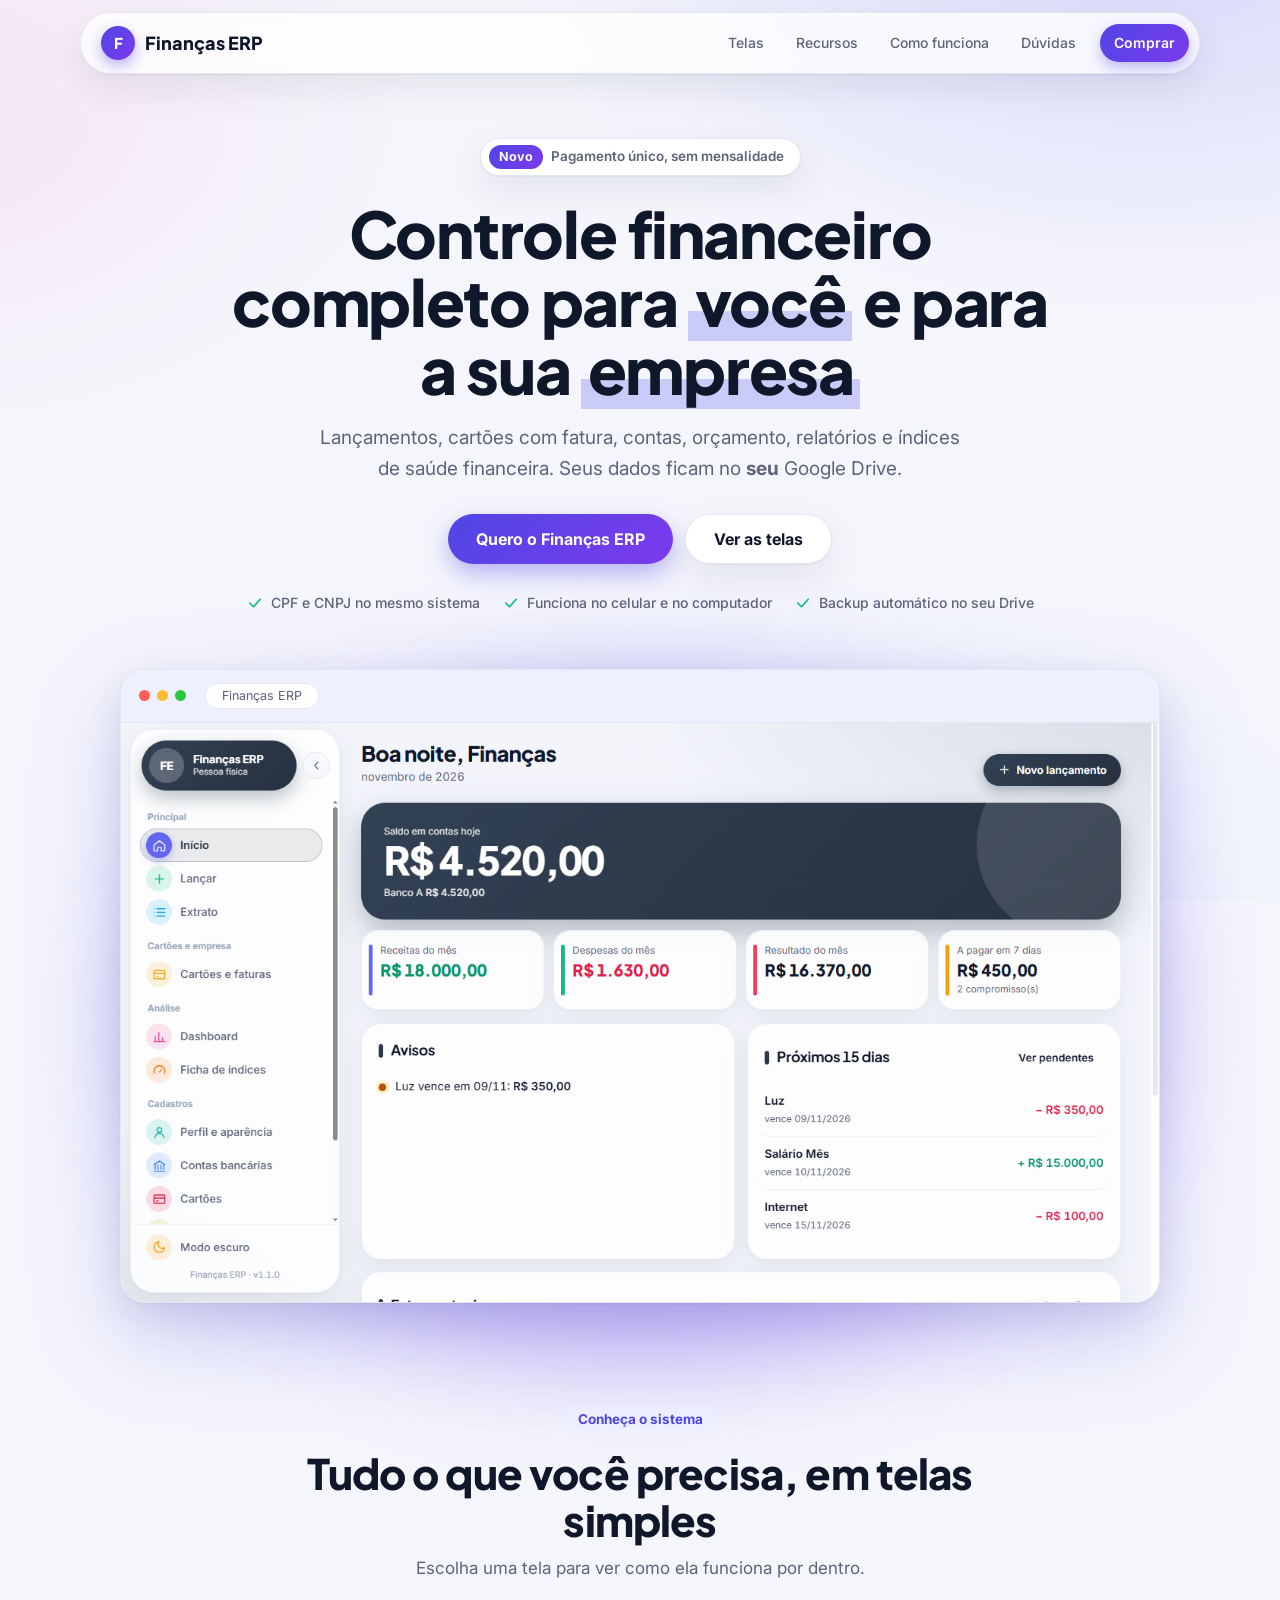
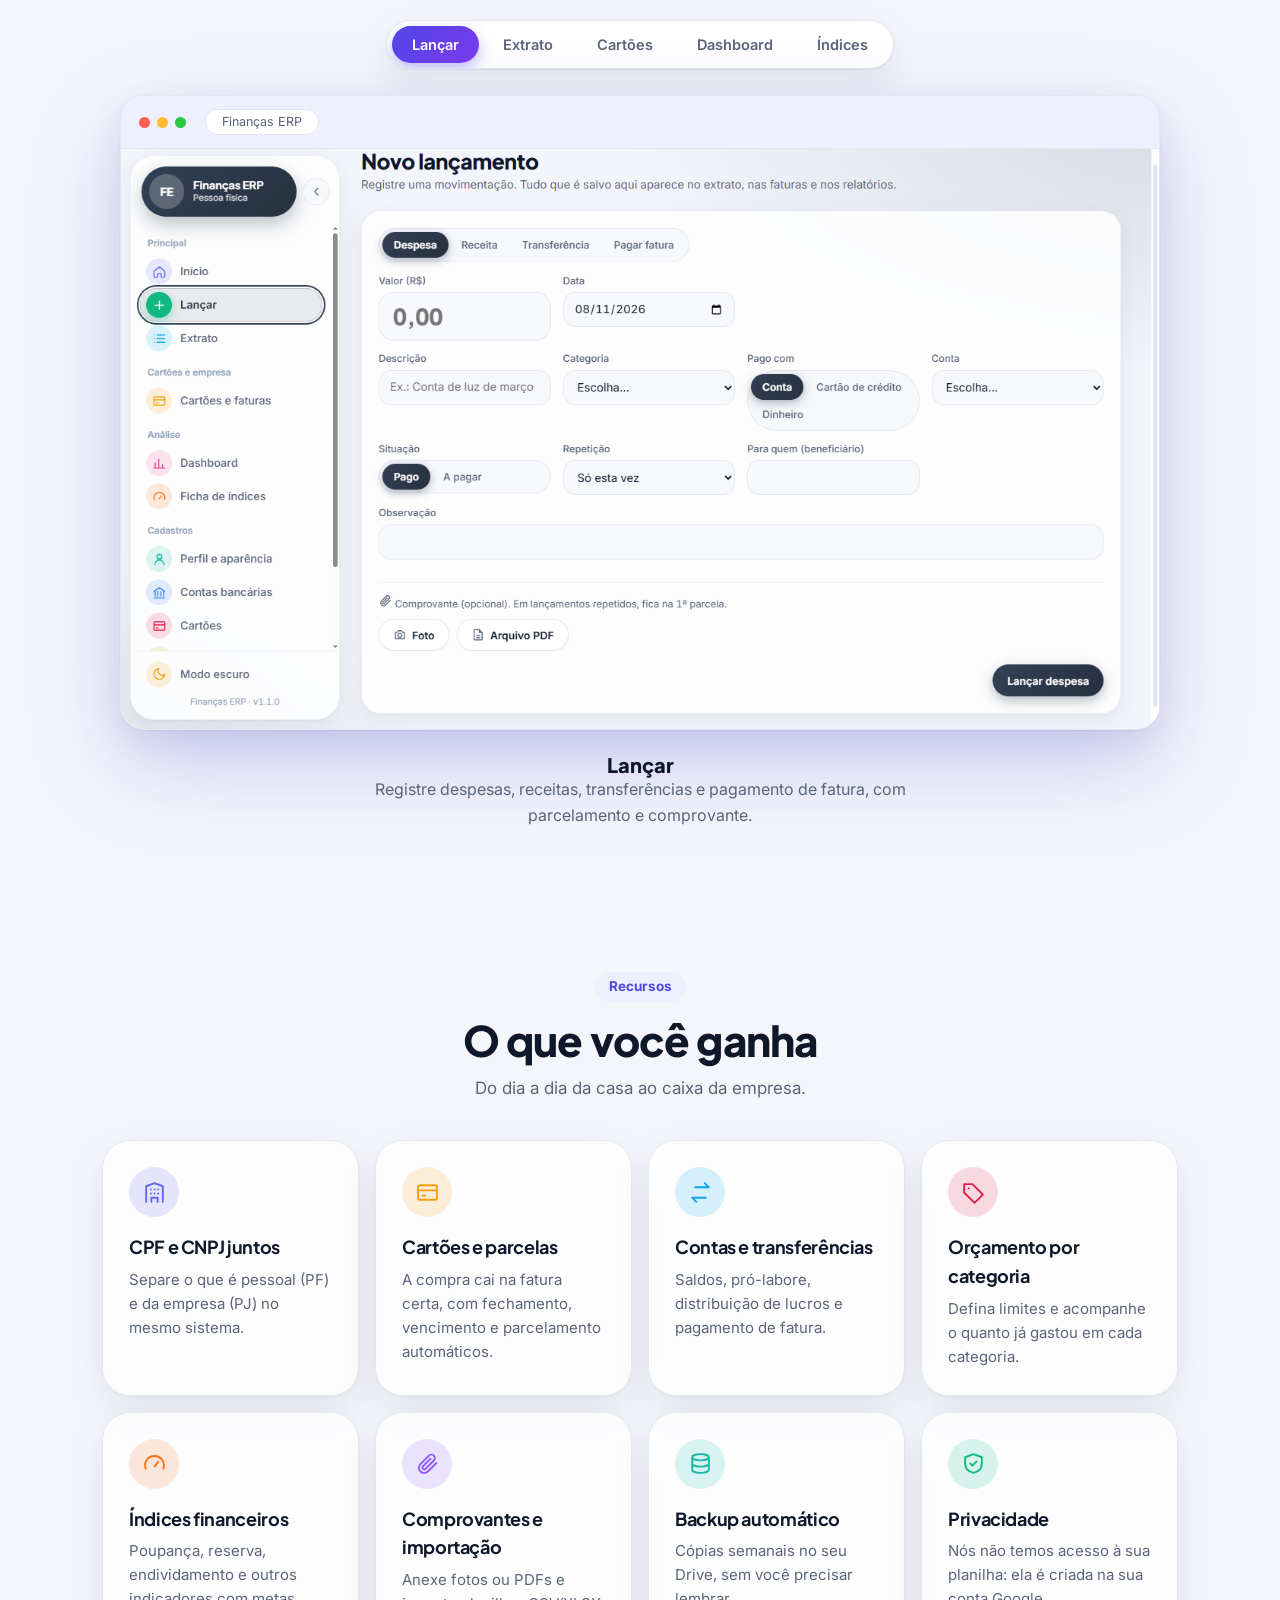
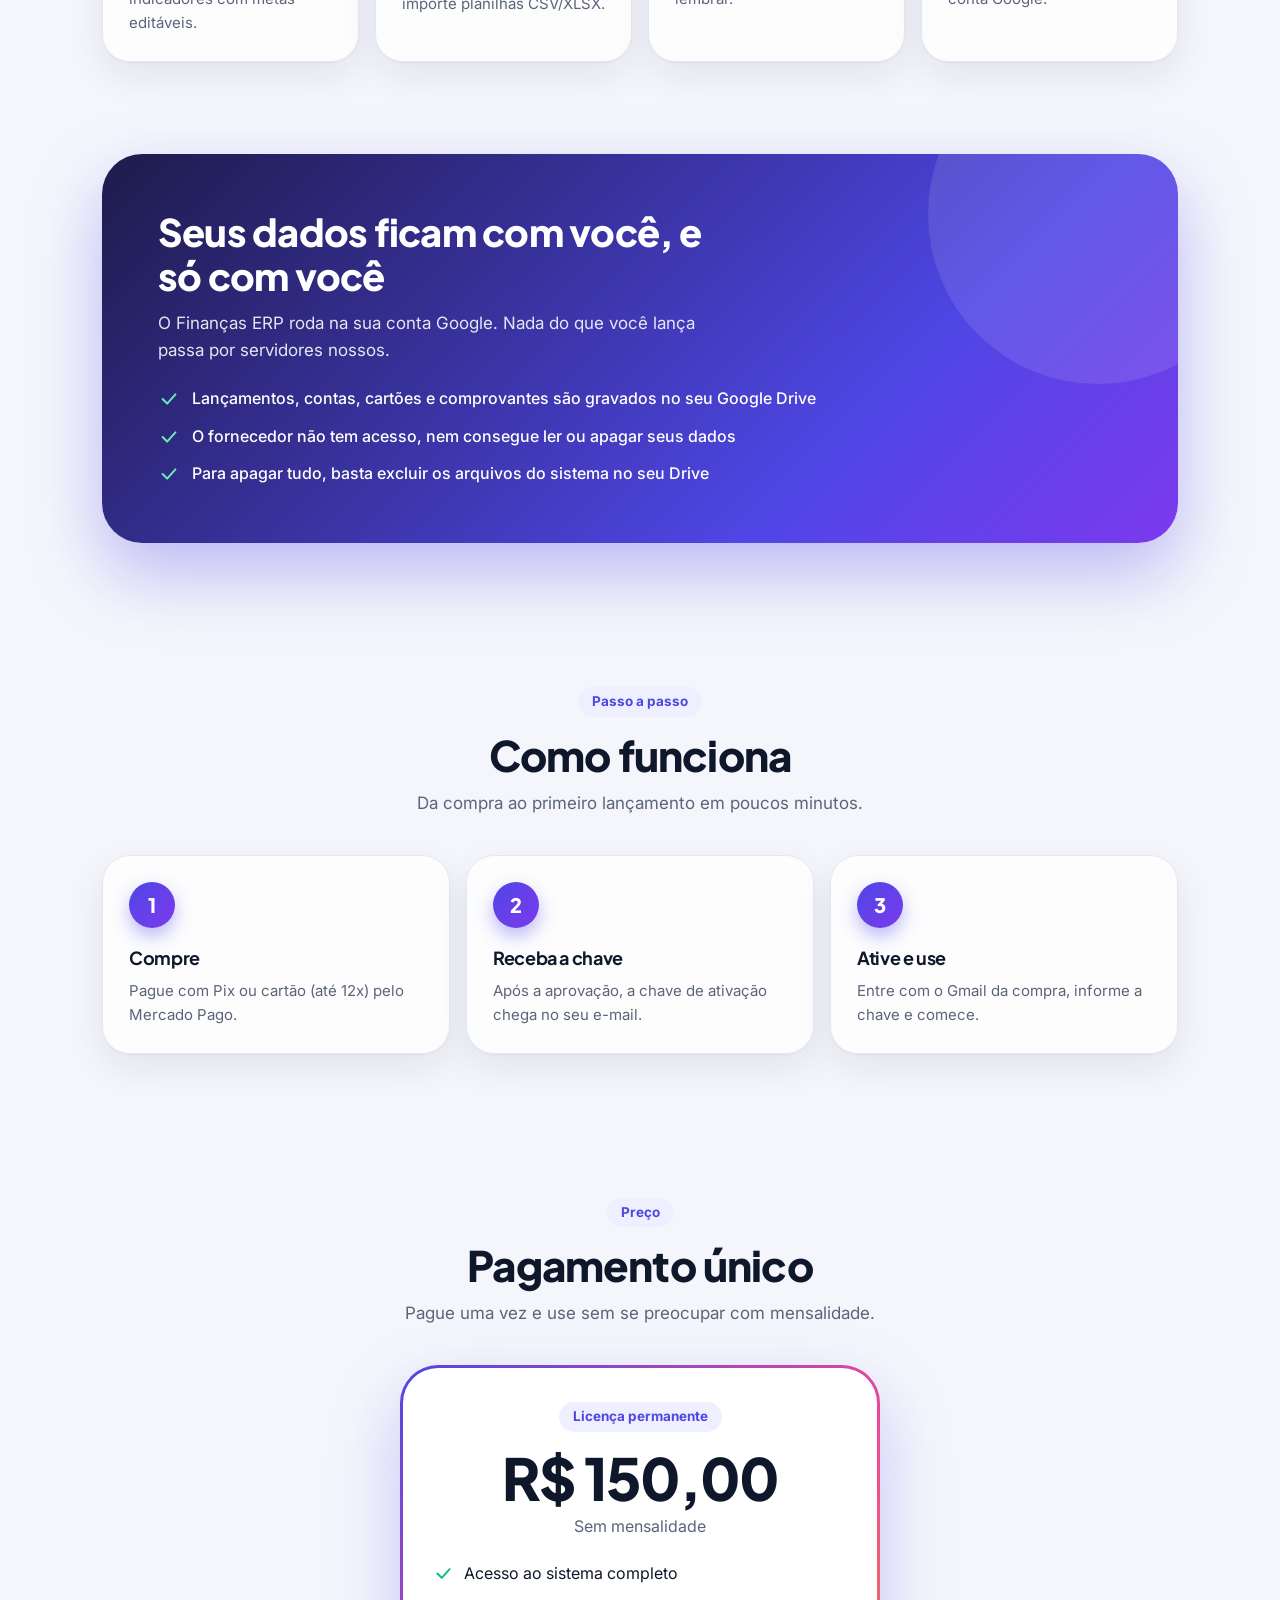
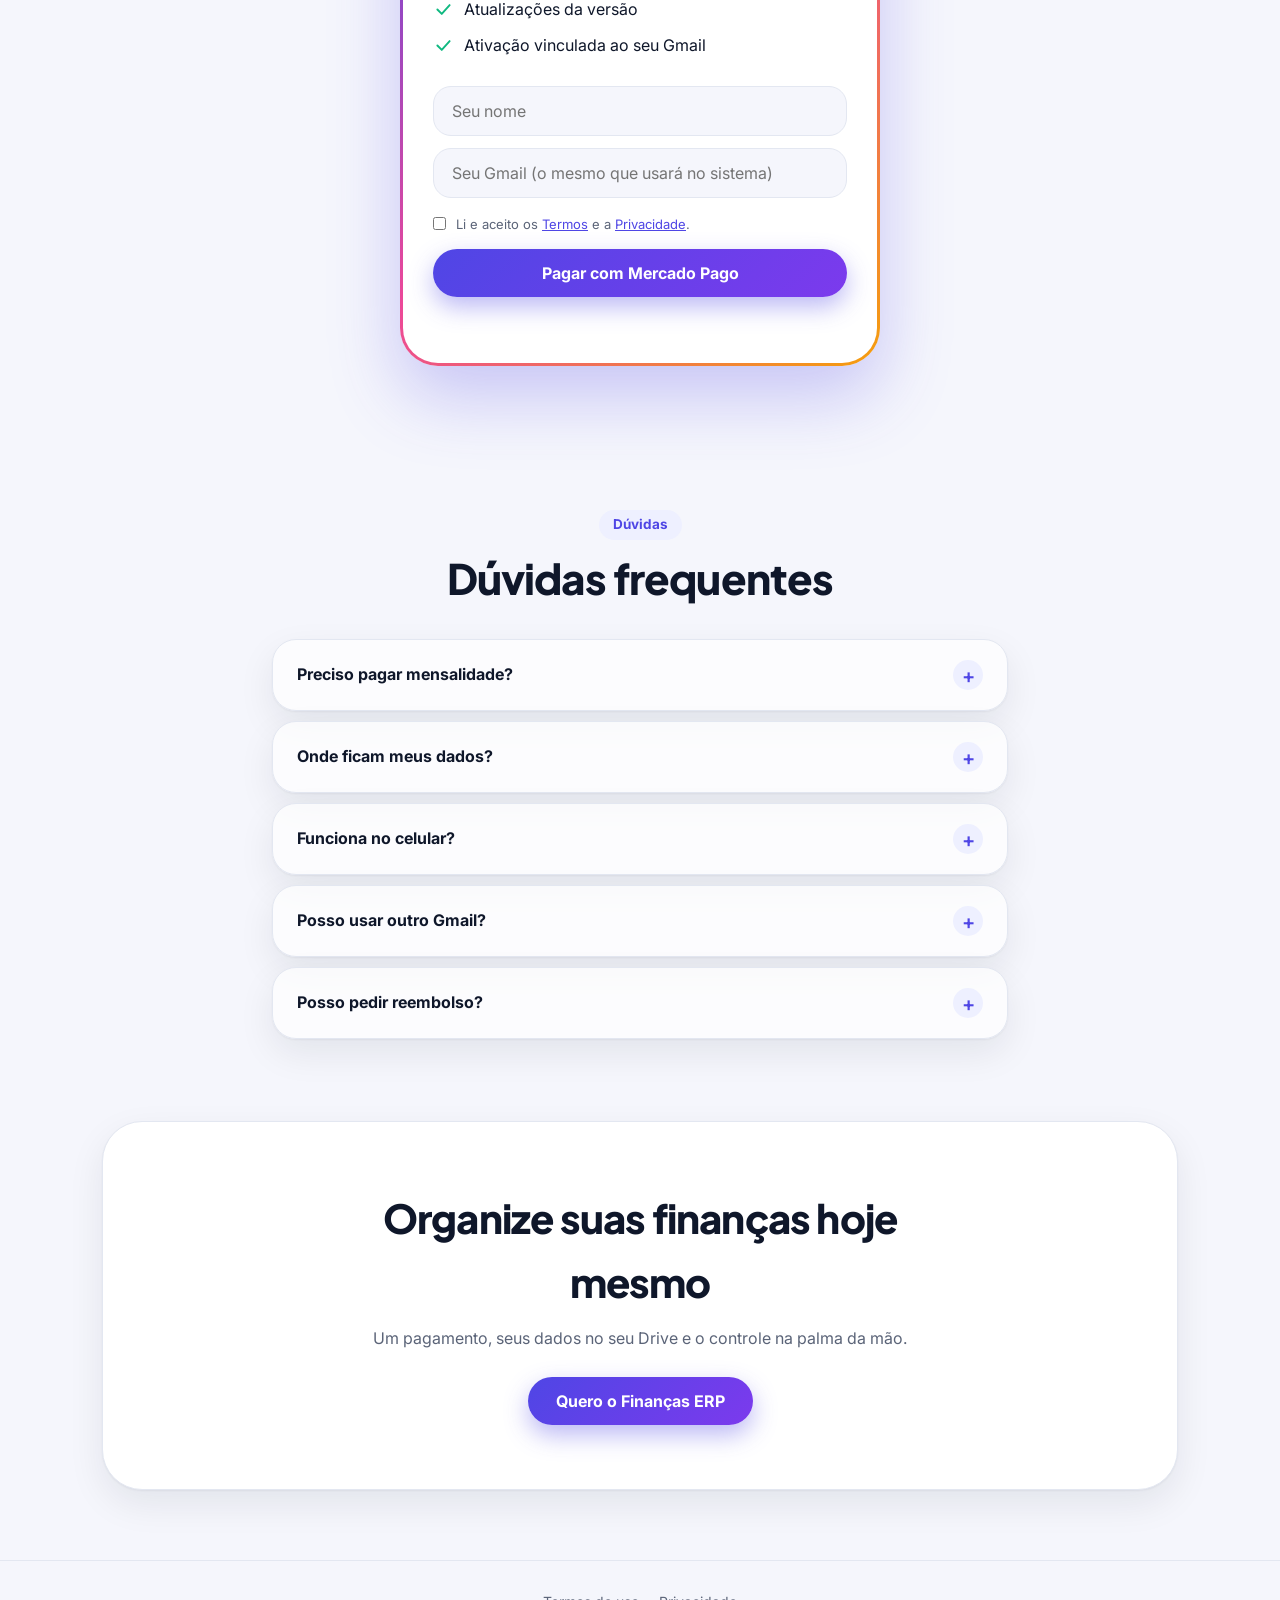
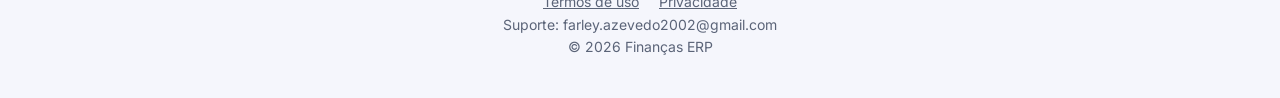
<file: index.html>
<!DOCTYPE html><html lang="pt-BR"><head><meta charset="utf-8">
<meta name="viewport" content="width=device-width,initial-scale=1">
<title>Finanças ERP — Controle financeiro para CPF e CNPJ</title>
<meta name="description" content="Sistema de finanças pessoais e empresariais no seu próprio Google Drive. Pagamento único, sem mensalidade.">
<meta name="theme-color" content="#4F46E5">
<link rel="preconnect" href="https://fonts.googleapis.com"><link rel="preconnect" href="https://fonts.gstatic.com" crossorigin>
<link href="https://fonts.googleapis.com/css2?family=Plus+Jakarta+Sans:wght@600;700;800&family=Inter:wght@400;500;600&display=swap" rel="stylesheet">
<link rel="stylesheet" href="style.css">
<script>document.documentElement.className='js'</script></head><body>
<svg width="0" height="0" style="position:absolute" aria-hidden="true"><defs>
<symbol id="i-ok" viewBox="0 0 24 24"><g fill="none" stroke="currentColor" stroke-width="2.2" stroke-linecap="round" stroke-linejoin="round"><path d="M5 12l5 5 9-10"/></g></symbol>
<symbol id="i-emp" viewBox="0 0 24 24"><g fill="none" stroke="currentColor" stroke-width="1.8" stroke-linecap="round" stroke-linejoin="round"><path d="M4 21V6l8-3 8 3v15M9 21v-4h6v4M8.5 9h.01M12 9h.01M15.5 9h.01M8.5 13h.01M12 13h.01M15.5 13h.01"/></g></symbol>
<symbol id="i-card" viewBox="0 0 24 24"><g fill="none" stroke="currentColor" stroke-width="1.8" stroke-linecap="round" stroke-linejoin="round"><path d="M3 6.5A1.5 1.5 0 0 1 4.5 5h15A1.5 1.5 0 0 1 21 6.5v11a1.5 1.5 0 0 1-1.5 1.5h-15A1.5 1.5 0 0 1 3 17.5zM3 10h18M7 15h3"/></g></symbol>
<symbol id="i-transf" viewBox="0 0 24 24"><g fill="none" stroke="currentColor" stroke-width="1.8" stroke-linecap="round" stroke-linejoin="round"><path d="M7 7h13l-4-4M17 17H4l4 4"/></g></symbol>
<symbol id="i-tag" viewBox="0 0 24 24"><g fill="none" stroke="currentColor" stroke-width="1.8" stroke-linecap="round" stroke-linejoin="round"><path d="M3 12V4h8l10 10-8 8zM7.5 8h.01"/></g></symbol>
<symbol id="i-gauge" viewBox="0 0 24 24"><g fill="none" stroke="currentColor" stroke-width="1.8" stroke-linecap="round" stroke-linejoin="round"><path d="M12 15l3.5-4.5M3.6 17a9 9 0 1 1 16.8 0"/></g></symbol>
<symbol id="i-clip" viewBox="0 0 24 24"><g fill="none" stroke="currentColor" stroke-width="1.8" stroke-linecap="round" stroke-linejoin="round"><path d="M20.5 11.5l-8.2 8.2a5 5 0 0 1-7.1-7.1l8.2-8.2a3.3 3.3 0 0 1 4.7 4.7l-8.2 8.2a1.7 1.7 0 0 1-2.4-2.4l7.5-7.5"/></g></symbol>
<symbol id="i-db" viewBox="0 0 24 24"><g fill="none" stroke="currentColor" stroke-width="1.8" stroke-linecap="round" stroke-linejoin="round"><path d="M12 3c4.4 0 8 1.3 8 3s-3.6 3-8 3-8-1.3-8-3 3.6-3 8-3zM4 6v6c0 1.7 3.6 3 8 3s8-1.3 8-3V6M4 12v6c0 1.7 3.6 3 8 3s8-1.3 8-3v-6"/></g></symbol>
<symbol id="i-shield" viewBox="0 0 24 24"><g fill="none" stroke="currentColor" stroke-width="1.8" stroke-linecap="round" stroke-linejoin="round"><path d="M12 3l8 3v6c0 5-3.4 8-8 9-4.6-1-8-4-8-9V6zM9 12l2 2 4-4"/></g></symbol>
</defs></svg>

<header><div class="w"><a class="logo" href="#" aria-label="Finanças ERP"><i>F</i>Finanças ERP</a>
<nav><a href="#telas">Telas</a><a href="#recursos">Recursos</a><a href="#como">Como funciona</a><a href="#faq">Dúvidas</a><a class="cta" href="#comprar">Comprar</a></nav></div></header>

<main>
<div class="w hero">
  <div class="selo"><b>Novo</b> Pagamento único, sem mensalidade</div>
  <h1>Controle financeiro completo para <span class="mk">você</span> e para a sua <span class="mk">empresa</span></h1>
  <p class="sub">Lançamentos, cartões com fatura, contas, orçamento, relatórios e índices de saúde financeira. Seus dados ficam no <b>seu</b> Google Drive.</p>
  <div class="acoes"><a class="btn" href="#comprar">Quero o Finanças ERP</a><a class="btn sec" href="#telas">Ver as telas</a></div>
  <div class="chips"><span><svg><use href="#i-ok"/></svg>CPF e CNPJ no mesmo sistema</span><span><svg><use href="#i-ok"/></svg>Funciona no celular e no computador</span><span><svg><use href="#i-ok"/></svg>Backup automático no seu Drive</span></div>
  <div class="vitrine"><div class="frame"><div class="bar"><i></i><i></i><i></i><span>Finanças ERP</span></div>
    <img src="img/inicio.png" width="1366" height="763" alt="Tela inicial com saldo das contas, resultado do mês, avisos e próximos vencimentos"></div></div>
</div>

<section id="telas"><div class="w">
  <div class="tit rv"><span class="etq">Conheça o sistema</span><h2>Tudo o que você precisa, em telas simples</h2><p>Escolha uma tela para ver como ela funciona por dentro.</p></div>
  <div class="abas rv" role="tablist" aria-label="Telas do sistema">
    <button role="tab" aria-selected="true" data-src="img/lancar.png" data-alt="Tela de novo lançamento com valor, data, categoria, conta e comprovante" data-t="Lançar" data-d="Registre despesas, receitas, transferências e pagamento de fatura, com parcelamento e comprovante.">Lançar</button>
    <button role="tab" aria-selected="false" data-src="img/extrato.png" data-alt="Extrato com filtros por mês, situação e busca" data-t="Extrato" data-d="Todos os lançamentos com filtros por mês, situação, conta, cartão e categoria.">Extrato</button>
    <button role="tab" aria-selected="false" data-src="img/cartoes.png" data-alt="Cartões e faturas com limite usado e próximas faturas" data-t="Cartões e faturas" data-d="A compra cai na fatura certa, com limite usado, próximas faturas e gastos por categoria.">Cartões</button>
    <button role="tab" aria-selected="false" data-src="img/dashboard.png" data-alt="Dashboard com gráficos de receitas, despesas e evolução do saldo" data-t="Dashboard" data-d="Gráficos de receitas e despesas, evolução do saldo e para onde o dinheiro foi.">Dashboard</button>
    <button role="tab" aria-selected="false" data-src="img/indices.png" data-alt="Ficha de índices com taxa de poupança, reserva e uso do limite" data-t="Ficha de índices" data-d="Poupança, reserva, uso do limite e outros indicadores, com metas que você mesmo edita.">Índices</button>
  </div>
  <div class="frame rv" style="max-width:1040px;margin:0 auto"><div class="bar"><i></i><i></i><i></i><span>Finanças ERP</span></div>
    <img id="shot" src="img/lancar.png" width="1366" height="763" loading="lazy" alt="Tela de novo lançamento com valor, data, categoria, conta e comprovante"></div>
  <div class="legenda" aria-live="polite"><b id="lt">Lançar</b><span id="ld">Registre despesas, receitas, transferências e pagamento de fatura, com parcelamento e comprovante.</span></div>
</div></section>

<section id="recursos"><div class="w">
  <div class="tit rv"><span class="etq">Recursos</span><h2>O que você ganha</h2><p>Do dia a dia da casa ao caixa da empresa.</p></div>
  <div class="grid">
    <div class="card feat rv" style="--c:#6366F1"><span class="ic"><svg><use href="#i-emp"/></svg></span><h3>CPF e CNPJ juntos</h3><p>Separe o que é pessoal (PF) e da empresa (PJ) no mesmo sistema.</p></div>
    <div class="card feat rv" style="--c:#F59E0B"><span class="ic"><svg><use href="#i-card"/></svg></span><h3>Cartões e parcelas</h3><p>A compra cai na fatura certa, com fechamento, vencimento e parcelamento automáticos.</p></div>
    <div class="card feat rv" style="--c:#0EA5E9"><span class="ic"><svg><use href="#i-transf"/></svg></span><h3>Contas e transferências</h3><p>Saldos, pró-labore, distribuição de lucros e pagamento de fatura.</p></div>
    <div class="card feat rv" style="--c:#E11D48"><span class="ic"><svg><use href="#i-tag"/></svg></span><h3>Orçamento por categoria</h3><p>Defina limites e acompanhe o quanto já gastou em cada categoria.</p></div>
    <div class="card feat rv" style="--c:#F97316"><span class="ic"><svg><use href="#i-gauge"/></svg></span><h3>Índices financeiros</h3><p>Poupança, reserva, endividamento e outros indicadores com metas editáveis.</p></div>
    <div class="card feat rv" style="--c:#8B5CF6"><span class="ic"><svg><use href="#i-clip"/></svg></span><h3>Comprovantes e importação</h3><p>Anexe fotos ou PDFs e importe planilhas CSV/XLSX.</p></div>
    <div class="card feat rv" style="--c:#14B8A6"><span class="ic"><svg><use href="#i-db"/></svg></span><h3>Backup automático</h3><p>Cópias semanais no seu Drive, sem você precisar lembrar.</p></div>
    <div class="card feat rv" style="--c:#10B981"><span class="ic"><svg><use href="#i-shield"/></svg></span><h3>Privacidade</h3><p>Nós não temos acesso à sua planilha: ela é criada na sua conta Google.</p></div>
  </div>
</div></section>

<section style="padding-top:20px"><div class="w"><div class="escuro rv">
  <h2>Seus dados ficam com você, e só com você</h2>
  <p>O Finanças ERP roda na sua conta Google. Nada do que você lança passa por servidores nossos.</p>
  <ul><li><svg><use href="#i-ok"/></svg>Lançamentos, contas, cartões e comprovantes são gravados no seu Google Drive</li>
  <li><svg><use href="#i-ok"/></svg>O fornecedor não tem acesso, nem consegue ler ou apagar seus dados</li>
  <li><svg><use href="#i-ok"/></svg>Para apagar tudo, basta excluir os arquivos do sistema no seu Drive</li></ul>
</div></div></section>

<section id="como"><div class="w">
  <div class="tit rv"><span class="etq">Passo a passo</span><h2>Como funciona</h2><p>Da compra ao primeiro lançamento em poucos minutos.</p></div>
  <div class="grid passos">
    <div class="card passo rv"><span class="n">1</span><h3>Compre</h3><p>Pague com Pix ou cartão (até 12x) pelo Mercado Pago.</p></div>
    <div class="card passo rv"><span class="n">2</span><h3>Receba a chave</h3><p>Após a aprovação, a chave de ativação chega no seu e-mail.</p></div>
    <div class="card passo rv"><span class="n">3</span><h3>Ative e use</h3><p>Entre com o Gmail da compra, informe a chave e comece.</p></div>
  </div>
</div></section>

<section id="comprar"><div class="w">
  <div class="tit rv"><span class="etq">Preço</span><h2>Pagamento único</h2><p>Pague uma vez e use sem se preocupar com mensalidade.</p></div>
  <div class="moldura rv"><div class="preco"><span class="de">Licença permanente</span><div class="v">R$ 150,00</div><p class="mut">Sem mensalidade</p>
  <ul><li><svg><use href="#i-ok"/></svg>Acesso ao sistema completo</li><li><svg><use href="#i-ok"/></svg>Atualizações da versão</li><li><svg><use href="#i-ok"/></svg>Ativação vinculada ao seu Gmail</li></ul>
  <form id="f"><input id="nome" placeholder="Seu nome" required autocomplete="name">
  <input id="email" type="email" placeholder="Seu Gmail (o mesmo que usará no sistema)" required autocomplete="email">
  <label class="aceite"><input id="ok" type="checkbox" required><span>Li e aceito os <a href="termos.html" target="_blank">Termos</a> e a <a href="privacidade.html" target="_blank">Privacidade</a>.</span></label>
  <button class="btn" id="b" style="width:100%">Pagar com Mercado Pago</button><div id="msg" role="status"></div></form></div></div>
</div></section>

<section id="faq"><div class="w faq">
  <div class="tit rv"><span class="etq">Dúvidas</span><h2>Dúvidas frequentes</h2></div>
  <details class="rv"><summary>Preciso pagar mensalidade?</summary><p>Não. O pagamento é único.</p></details>
  <details class="rv"><summary>Onde ficam meus dados?</summary><p>Em uma planilha criada no seu próprio Google Drive. Só você tem acesso.</p></details>
  <details class="rv"><summary>Funciona no celular?</summary><p>Sim, o sistema é adaptado para celular e computador.</p></details>
  <details class="rv"><summary>Posso usar outro Gmail?</summary><p>A licença é vinculada ao Gmail informado na compra. Para trocar, fale com o suporte.</p></details>
  <details class="rv"><summary>Posso pedir reembolso?</summary><p>Sim, dentro do prazo legal de 7 dias após a compra. Veja os Termos.</p></details>
</div></section>

<div class="final"><div class="w"><div class="box rv"><h2>Organize suas finanças hoje mesmo</h2><p>Um pagamento, seus dados no seu Drive e o controle na palma da mão.</p><a class="btn" href="#comprar">Quero o Finanças ERP</a></div></div></div>
</main>
<footer><div class="w"><a href="termos.html">Termos de uso</a><a href="privacidade.html">Privacidade</a><br>Suporte: <span id="ct"></span><br>© <span id="ano"></span> Finanças ERP</div></footer>
<script src="config.js"></script>
<script>
document.getElementById('ano').textContent=new Date().getFullYear();
document.getElementById('ct').textContent=CONFIG.CONTATO;
var f=document.getElementById('f'),m=document.getElementById('msg'),b=document.getElementById('b');
f.addEventListener('submit',function(e){
 e.preventDefault();
 if(/COLE_AQUI/.test(CONFIG.VENDAS_URL)){m.className='erro';m.textContent='Loja ainda não configurada (config.js).';return}
 var email=document.getElementById('email').value.trim().toLowerCase();
 if(!/@gmail\.com$/.test(email)){m.className='erro';m.textContent='Use um e-mail @gmail.com.';return}
 b.disabled=true;b.textContent='Criando checkout…';m.className='';m.textContent='';
 fetch(CONFIG.VENDAS_URL,{method:'POST',headers:{'Content-Type':'text/plain;charset=utf-8'},
  body:JSON.stringify({acao:'criarCheckout',nome:document.getElementById('nome').value.trim(),email:email})})
 .then(function(r){return r.json()})
 .then(function(r){var u=r&&(r.init_point||r.url);if(!u)throw new Error(r&&r.mensagem||'Não foi possível criar o checkout.');location.href=u})
 .catch(function(err){m.className='erro';m.textContent=err.message;b.disabled=false;b.textContent='Pagar com Mercado Pago'});
});
/* abas da galeria */
(function(){
 var tabs=document.querySelectorAll('.abas button'),img=document.getElementById('shot'),lt=document.getElementById('lt'),ld=document.getElementById('ld');
 tabs.forEach(function(t){t.addEventListener('click',function(){
  tabs.forEach(function(x){x.setAttribute('aria-selected',x===t)});
  img.style.opacity=.25;
  var n=new Image();n.onload=function(){img.src=t.dataset.src;img.alt=t.dataset.alt;img.style.opacity=1};n.src=t.dataset.src;
  lt.textContent=t.dataset.t;ld.textContent=t.dataset.d;
 })});
})();
/* entrada suave ao rolar */
(function(){
 var els=document.querySelectorAll('.rv');
 if(!('IntersectionObserver' in window)){els.forEach(function(e){e.classList.add('in')});return}
 var io=new IntersectionObserver(function(es){es.forEach(function(x){if(x.isIntersecting){x.target.classList.add('in');io.unobserve(x.target)}})},{threshold:.12});
 els.forEach(function(e){io.observe(e)});
})();
</script></body></html>
</file>
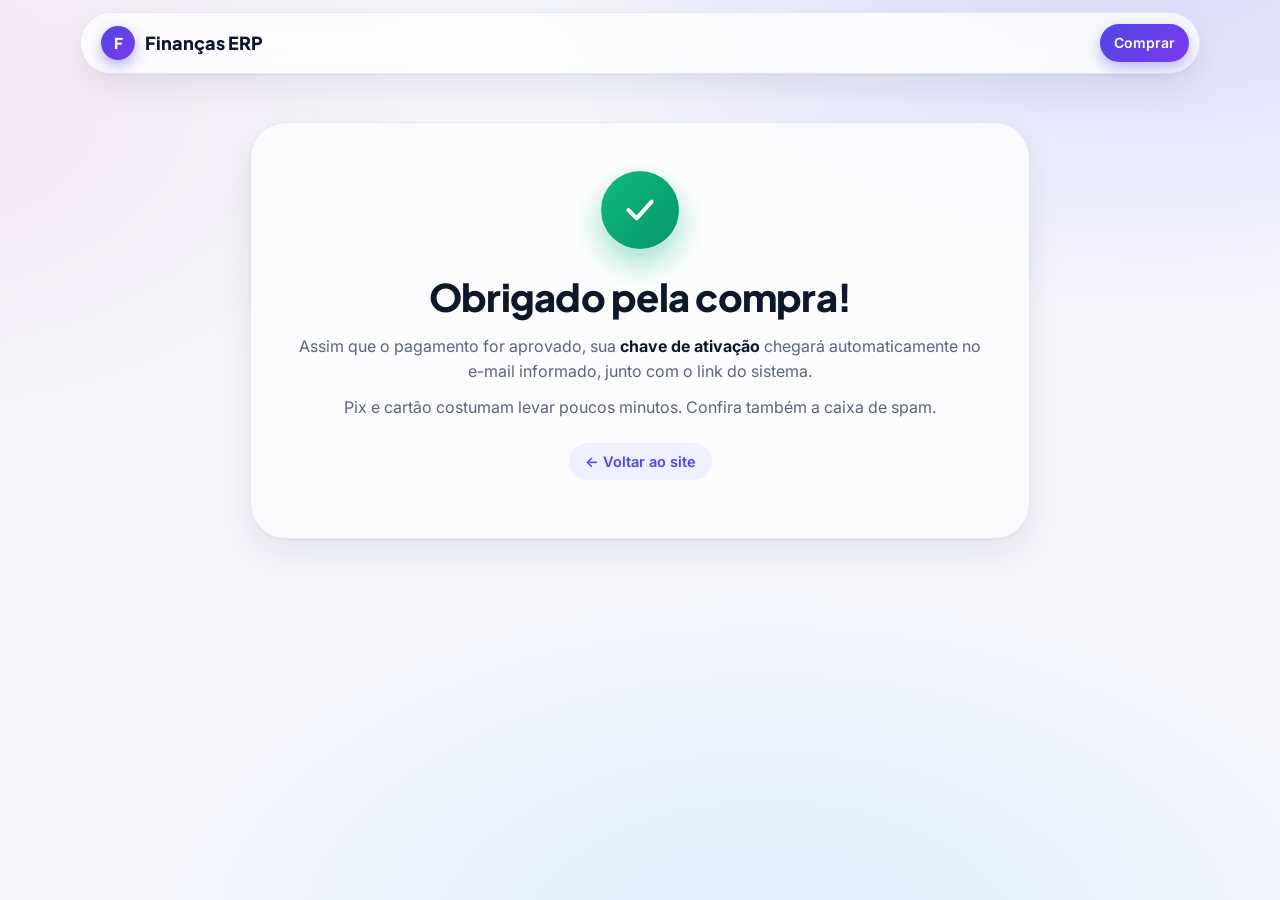
<file: obrigado.html>
<!DOCTYPE html><html lang="pt-BR"><head><meta charset="utf-8"><meta name="viewport" content="width=device-width,initial-scale=1"><title>Obrigado — Finanças ERP</title><meta name="theme-color" content="#4F46E5">
<link rel="preconnect" href="https://fonts.googleapis.com"><link rel="preconnect" href="https://fonts.gstatic.com" crossorigin>
<link href="https://fonts.googleapis.com/css2?family=Plus+Jakarta+Sans:wght@600;700;800&family=Inter:wght@400;500;600&display=swap" rel="stylesheet">
<link rel="stylesheet" href="style.css"></head><body>
<header><div class="w"><a class="logo" href="index.html"><i>F</i>Finanças ERP</a><nav><a class="cta" href="index.html#comprar">Comprar</a></nav></div></header>
<div class="doc ok" style="margin-top:60px"><div class="check"><svg viewBox="0 0 24 24" fill="none" stroke="currentColor" stroke-width="2.4" stroke-linecap="round" stroke-linejoin="round"><path d="M5 12l5 5 9-10"/></svg></div><h1>Obrigado pela compra!</h1>
<p>Assim que o pagamento for aprovado, sua <b>chave de ativação</b> chegará automaticamente no e-mail informado, junto com o link do sistema.</p><p>Pix e cartão costumam levar poucos minutos. Confira também a caixa de spam.</p><p style="margin-top:22px"><a class="voltar" href="index.html">← Voltar ao site</a></p></div></body></html>
</file>
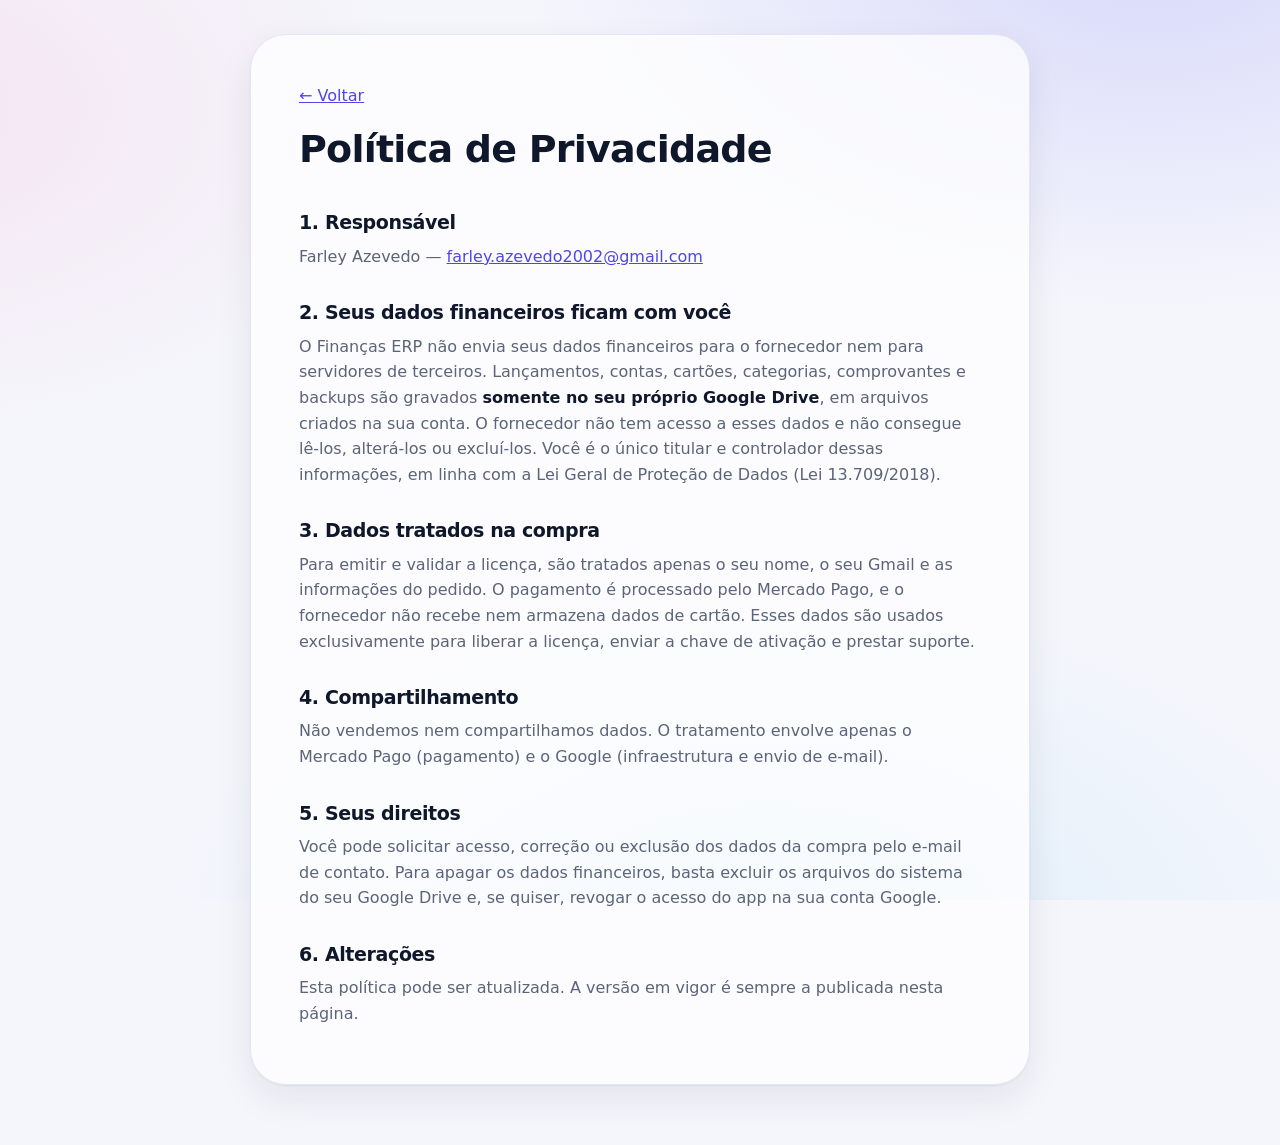
<file: privacidade (1).html>
<!DOCTYPE html><html lang="pt-BR"><head><meta charset="utf-8"><meta name="viewport" content="width=device-width,initial-scale=1"><title>Política de Privacidade — Finanças ERP</title><link rel="stylesheet" href="style.css"></head><body><div class="doc"><p><a href="index.html">← Voltar</a></p><h1>Política de Privacidade</h1>
<h2>1. Responsável</h2><p>Farley Azevedo — <a href="mailto:farley.azevedo2002@gmail.com">farley.azevedo2002@gmail.com</a></p>
<h2>2. Seus dados financeiros ficam com você</h2><p>O Finanças ERP não envia seus dados financeiros para o fornecedor nem para servidores de terceiros. Lançamentos, contas, cartões, categorias, comprovantes e backups são gravados <b>somente no seu próprio Google Drive</b>, em arquivos criados na sua conta. O fornecedor não tem acesso a esses dados e não consegue lê-los, alterá-los ou excluí-los. Você é o único titular e controlador dessas informações, em linha com a Lei Geral de Proteção de Dados (Lei 13.709/2018).</p>
<h2>3. Dados tratados na compra</h2><p>Para emitir e validar a licença, são tratados apenas o seu nome, o seu Gmail e as informações do pedido. O pagamento é processado pelo Mercado Pago, e o fornecedor não recebe nem armazena dados de cartão. Esses dados são usados exclusivamente para liberar a licença, enviar a chave de ativação e prestar suporte.</p>
<h2>4. Compartilhamento</h2><p>Não vendemos nem compartilhamos dados. O tratamento envolve apenas o Mercado Pago (pagamento) e o Google (infraestrutura e envio de e-mail).</p>
<h2>5. Seus direitos</h2><p>Você pode solicitar acesso, correção ou exclusão dos dados da compra pelo e-mail de contato. Para apagar os dados financeiros, basta excluir os arquivos do sistema do seu Google Drive e, se quiser, revogar o acesso do app na sua conta Google.</p>
<h2>6. Alterações</h2><p>Esta política pode ser atualizada. A versão em vigor é sempre a publicada nesta página.</p>
</div></body></html>
</file>
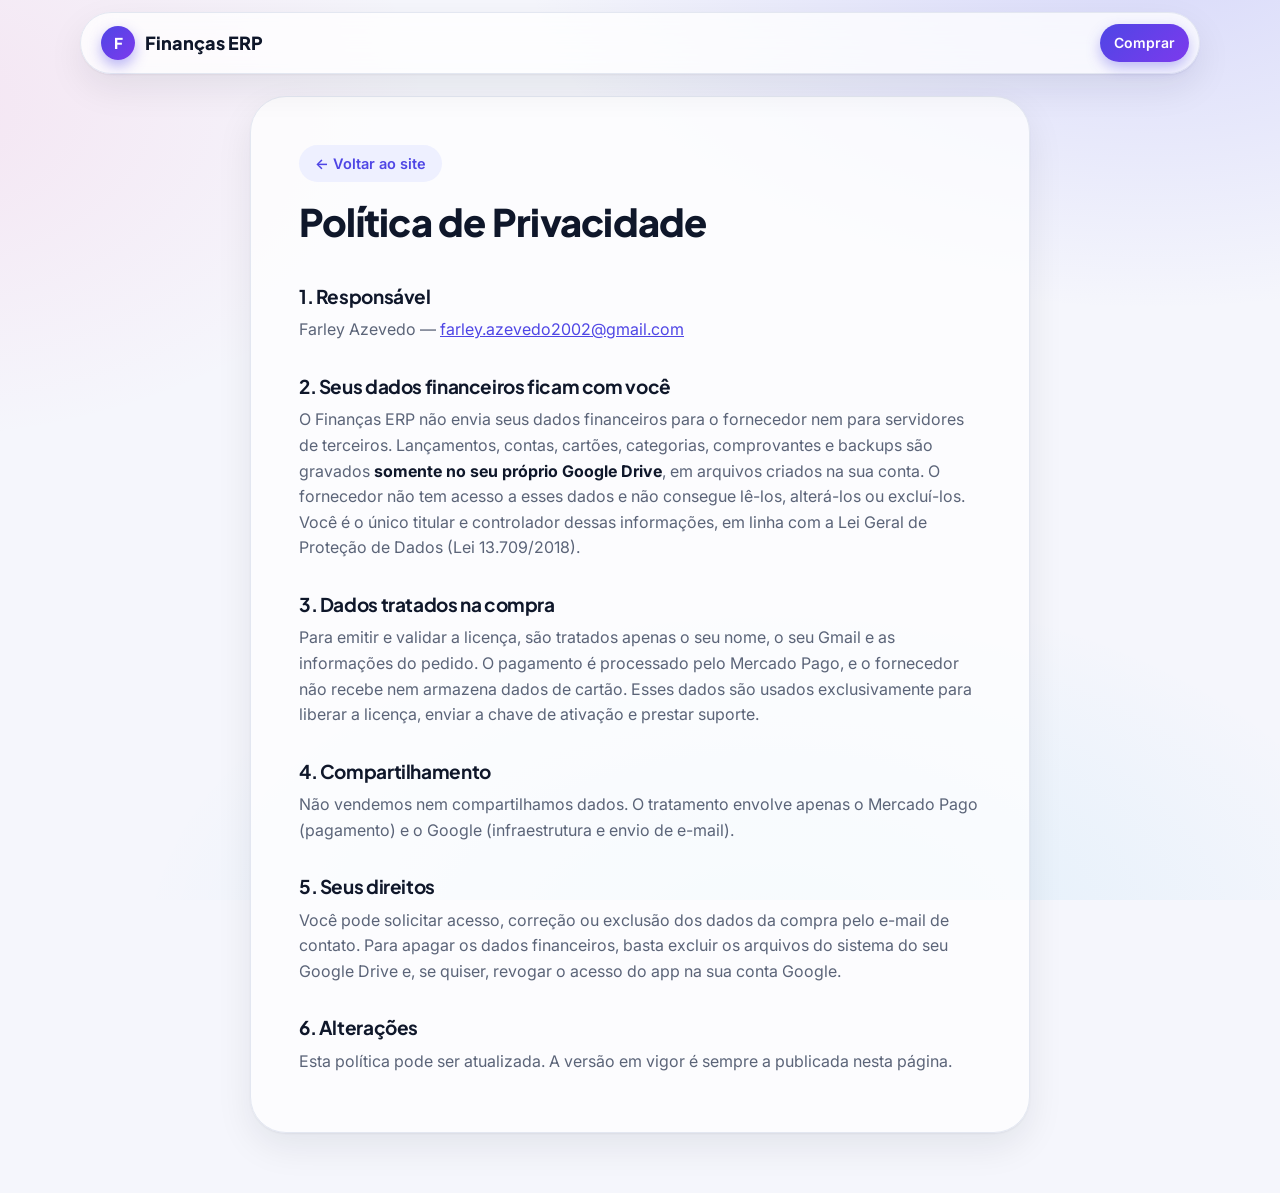
<file: privacidade.html>
<!DOCTYPE html><html lang="pt-BR"><head><meta charset="utf-8"><meta name="viewport" content="width=device-width,initial-scale=1"><title>Política de Privacidade — Finanças ERP</title><meta name="theme-color" content="#4F46E5">
<link rel="preconnect" href="https://fonts.googleapis.com"><link rel="preconnect" href="https://fonts.gstatic.com" crossorigin>
<link href="https://fonts.googleapis.com/css2?family=Plus+Jakarta+Sans:wght@600;700;800&family=Inter:wght@400;500;600&display=swap" rel="stylesheet">
<link rel="stylesheet" href="style.css"></head><body>
<header><div class="w"><a class="logo" href="index.html"><i>F</i>Finanças ERP</a><nav><a class="cta" href="index.html#comprar">Comprar</a></nav></div></header>
<div class="doc"><p><a class="voltar" href="index.html">← Voltar ao site</a></p><h1>Política de Privacidade</h1>
<h2>1. Responsável</h2><p>Farley Azevedo — <a href="mailto:farley.azevedo2002@gmail.com">farley.azevedo2002@gmail.com</a></p>
<h2>2. Seus dados financeiros ficam com você</h2><p>O Finanças ERP não envia seus dados financeiros para o fornecedor nem para servidores de terceiros. Lançamentos, contas, cartões, categorias, comprovantes e backups são gravados <b>somente no seu próprio Google Drive</b>, em arquivos criados na sua conta. O fornecedor não tem acesso a esses dados e não consegue lê-los, alterá-los ou excluí-los. Você é o único titular e controlador dessas informações, em linha com a Lei Geral de Proteção de Dados (Lei 13.709/2018).</p>
<h2>3. Dados tratados na compra</h2><p>Para emitir e validar a licença, são tratados apenas o seu nome, o seu Gmail e as informações do pedido. O pagamento é processado pelo Mercado Pago, e o fornecedor não recebe nem armazena dados de cartão. Esses dados são usados exclusivamente para liberar a licença, enviar a chave de ativação e prestar suporte.</p>
<h2>4. Compartilhamento</h2><p>Não vendemos nem compartilhamos dados. O tratamento envolve apenas o Mercado Pago (pagamento) e o Google (infraestrutura e envio de e-mail).</p>
<h2>5. Seus direitos</h2><p>Você pode solicitar acesso, correção ou exclusão dos dados da compra pelo e-mail de contato. Para apagar os dados financeiros, basta excluir os arquivos do sistema do seu Google Drive e, se quiser, revogar o acesso do app na sua conta Google.</p>
<h2>6. Alterações</h2><p>Esta política pode ser atualizada. A versão em vigor é sempre a publicada nesta página.</p>
</div></body></html>
</file>
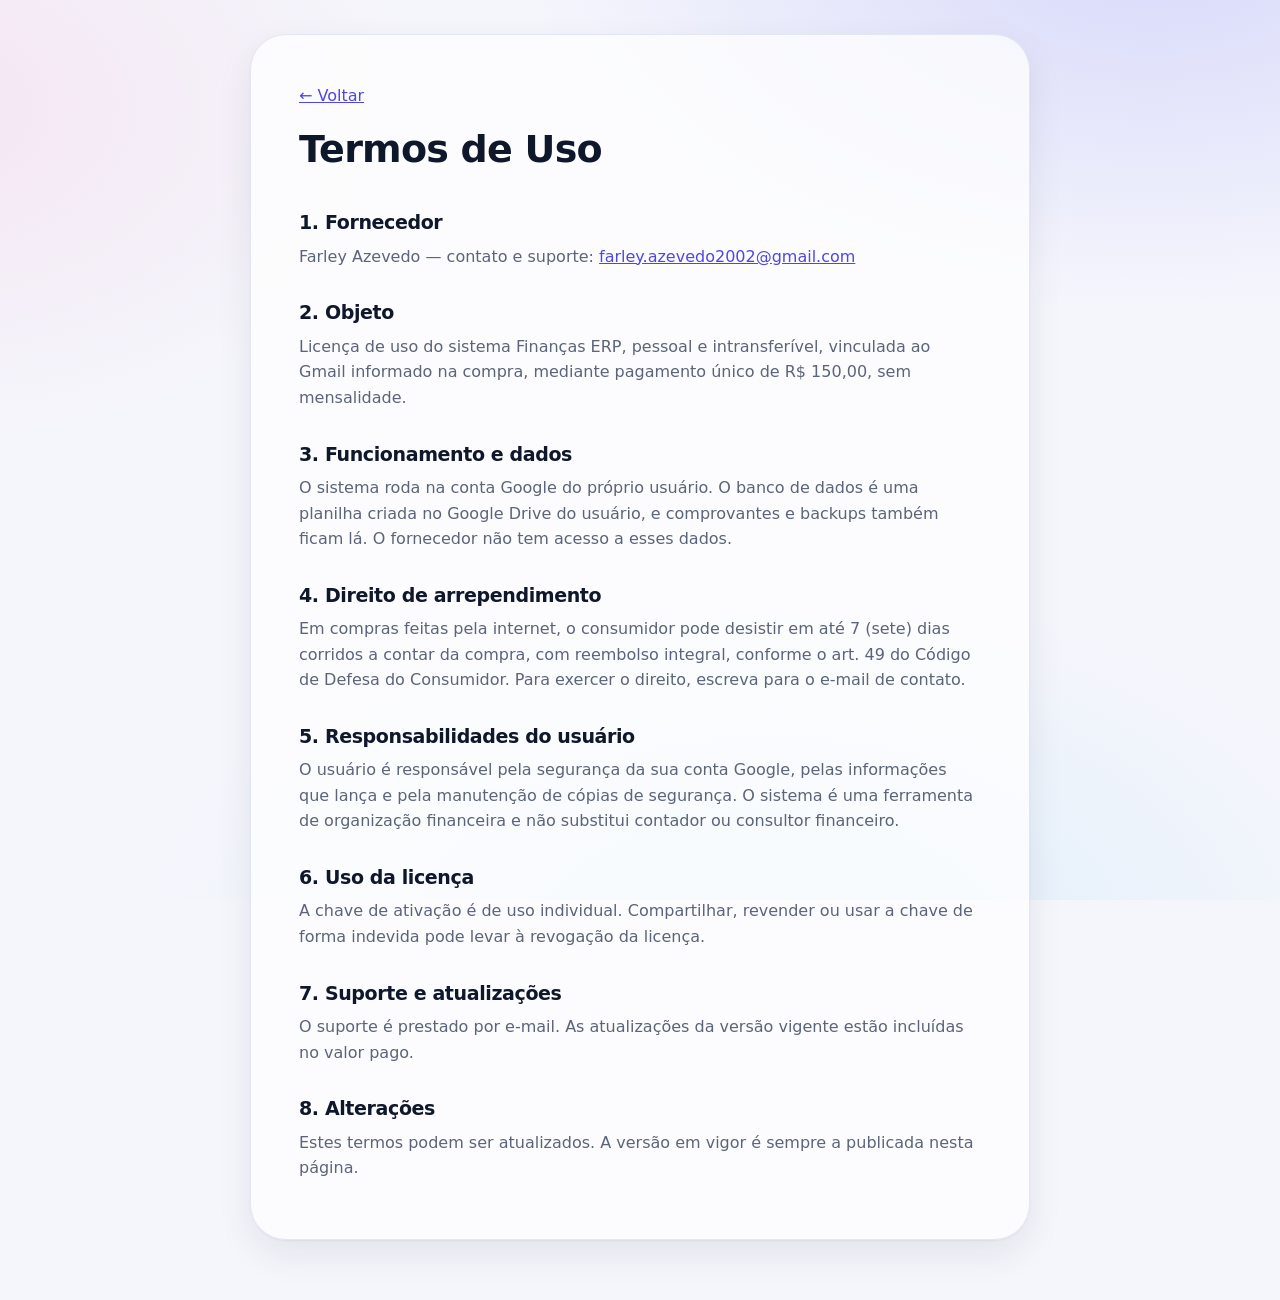
<file: termos (1).html>
<!DOCTYPE html><html lang="pt-BR"><head><meta charset="utf-8"><meta name="viewport" content="width=device-width,initial-scale=1"><title>Termos de Uso — Finanças ERP</title><link rel="stylesheet" href="style.css"></head><body><div class="doc"><p><a href="index.html">← Voltar</a></p><h1>Termos de Uso</h1>
<h2>1. Fornecedor</h2><p>Farley Azevedo — contato e suporte: <a href="mailto:farley.azevedo2002@gmail.com">farley.azevedo2002@gmail.com</a></p>
<h2>2. Objeto</h2><p>Licença de uso do sistema Finanças ERP, pessoal e intransferível, vinculada ao Gmail informado na compra, mediante pagamento único de R$ 150,00, sem mensalidade.</p>
<h2>3. Funcionamento e dados</h2><p>O sistema roda na conta Google do próprio usuário. O banco de dados é uma planilha criada no Google Drive do usuário, e comprovantes e backups também ficam lá. O fornecedor não tem acesso a esses dados.</p>
<h2>4. Direito de arrependimento</h2><p>Em compras feitas pela internet, o consumidor pode desistir em até 7 (sete) dias corridos a contar da compra, com reembolso integral, conforme o art. 49 do Código de Defesa do Consumidor. Para exercer o direito, escreva para o e-mail de contato.</p>
<h2>5. Responsabilidades do usuário</h2><p>O usuário é responsável pela segurança da sua conta Google, pelas informações que lança e pela manutenção de cópias de segurança. O sistema é uma ferramenta de organização financeira e não substitui contador ou consultor financeiro.</p>
<h2>6. Uso da licença</h2><p>A chave de ativação é de uso individual. Compartilhar, revender ou usar a chave de forma indevida pode levar à revogação da licença.</p>
<h2>7. Suporte e atualizações</h2><p>O suporte é prestado por e-mail. As atualizações da versão vigente estão incluídas no valor pago.</p>
<h2>8. Alterações</h2><p>Estes termos podem ser atualizados. A versão em vigor é sempre a publicada nesta página.</p>
</div></body></html>
</file>
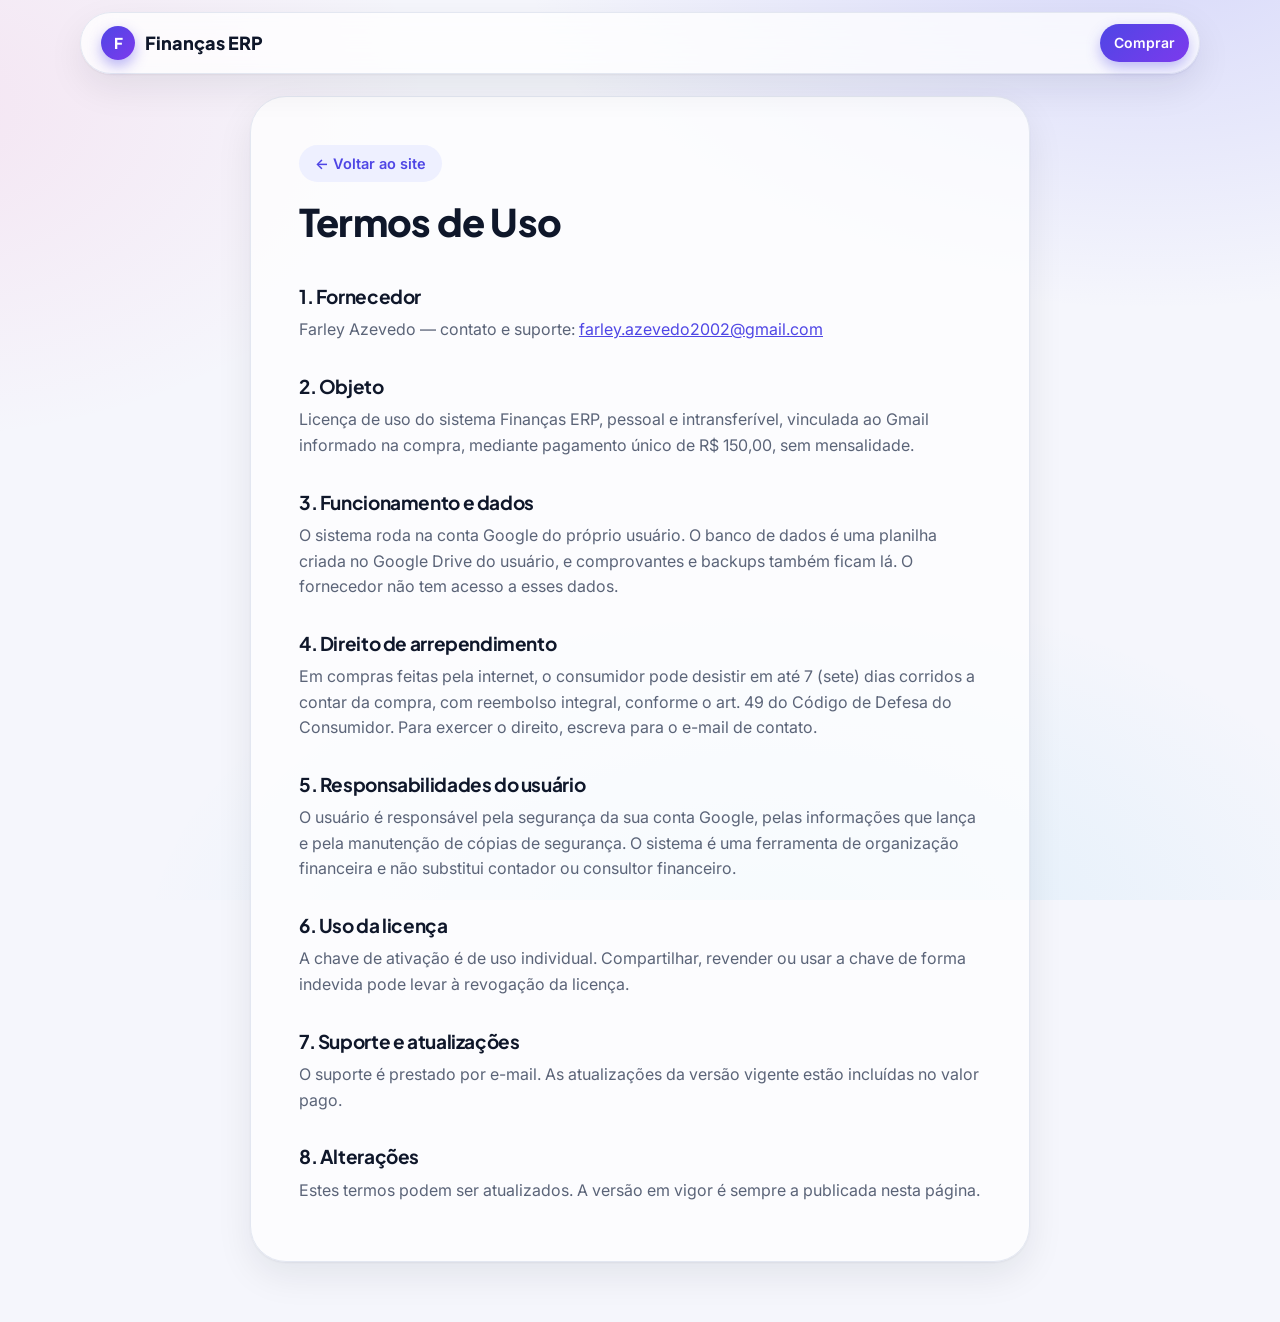
<file: termos.html>
<!DOCTYPE html><html lang="pt-BR"><head><meta charset="utf-8"><meta name="viewport" content="width=device-width,initial-scale=1"><title>Termos de Uso — Finanças ERP</title><meta name="theme-color" content="#4F46E5">
<link rel="preconnect" href="https://fonts.googleapis.com"><link rel="preconnect" href="https://fonts.gstatic.com" crossorigin>
<link href="https://fonts.googleapis.com/css2?family=Plus+Jakarta+Sans:wght@600;700;800&family=Inter:wght@400;500;600&display=swap" rel="stylesheet">
<link rel="stylesheet" href="style.css"></head><body>
<header><div class="w"><a class="logo" href="index.html"><i>F</i>Finanças ERP</a><nav><a class="cta" href="index.html#comprar">Comprar</a></nav></div></header>
<div class="doc"><p><a class="voltar" href="index.html">← Voltar ao site</a></p><h1>Termos de Uso</h1>
<h2>1. Fornecedor</h2><p>Farley Azevedo — contato e suporte: <a href="mailto:farley.azevedo2002@gmail.com">farley.azevedo2002@gmail.com</a></p>
<h2>2. Objeto</h2><p>Licença de uso do sistema Finanças ERP, pessoal e intransferível, vinculada ao Gmail informado na compra, mediante pagamento único de R$ 150,00, sem mensalidade.</p>
<h2>3. Funcionamento e dados</h2><p>O sistema roda na conta Google do próprio usuário. O banco de dados é uma planilha criada no Google Drive do usuário, e comprovantes e backups também ficam lá. O fornecedor não tem acesso a esses dados.</p>
<h2>4. Direito de arrependimento</h2><p>Em compras feitas pela internet, o consumidor pode desistir em até 7 (sete) dias corridos a contar da compra, com reembolso integral, conforme o art. 49 do Código de Defesa do Consumidor. Para exercer o direito, escreva para o e-mail de contato.</p>
<h2>5. Responsabilidades do usuário</h2><p>O usuário é responsável pela segurança da sua conta Google, pelas informações que lança e pela manutenção de cópias de segurança. O sistema é uma ferramenta de organização financeira e não substitui contador ou consultor financeiro.</p>
<h2>6. Uso da licença</h2><p>A chave de ativação é de uso individual. Compartilhar, revender ou usar a chave de forma indevida pode levar à revogação da licença.</p>
<h2>7. Suporte e atualizações</h2><p>O suporte é prestado por e-mail. As atualizações da versão vigente estão incluídas no valor pago.</p>
<h2>8. Alterações</h2><p>Estes termos podem ser atualizados. A versão em vigor é sempre a publicada nesta página.</p>
</div></body></html>
</file>
<file: style.css>
:root{--pri:#4F46E5;--pri2:#4F46E5;--vio:#7C3AED;--txt:#0F172A;--mut:#5B6478;--bg:#F5F6FC;--card:#fff;--lin:#E3E7F1;--glass:rgba(255,255,255,.74);--tint:#EEF0FF;
--grad:linear-gradient(135deg,#4F46E5,#7C3AED);--sh:0 1px 2px rgba(15,23,42,.05),0 14px 36px rgba(15,23,42,.08);--f-tit:'Plus Jakarta Sans','Segoe UI',system-ui,sans-serif;--f:'Inter','Segoe UI',system-ui,-apple-system,sans-serif}
@media (prefers-color-scheme:dark){:root{--pri2:#A5B4FC;--txt:#E8EBF7;--mut:#9AA3BC;--bg:#0B0E1A;--card:#141829;--lin:#262C47;--glass:rgba(20,24,41,.74);--tint:#1B1F3D;--sh:0 1px 2px rgba(0,0,0,.3),0 14px 36px rgba(0,0,0,.35)}}
*{box-sizing:border-box}html{scroll-behavior:smooth}
body{margin:0;font-family:var(--f);color:var(--txt);line-height:1.6;-webkit-font-smoothing:antialiased;
background:radial-gradient(900px 520px at 90% -6%,rgba(99,102,241,.20),transparent 70%),radial-gradient(760px 480px at -8% 12%,rgba(236,72,153,.10),transparent 70%),radial-gradient(900px 520px at 60% 105%,rgba(14,165,233,.10),transparent 70%),var(--bg);background-attachment:fixed}
h1,h2,h3{font-family:var(--f-tit);letter-spacing:-.02em;margin:0}
a{color:var(--pri2)}
.w{max-width:1120px;margin:0 auto;padding:0 22px}
:focus-visible{outline:3px solid var(--vio);outline-offset:3px;border-radius:12px}

/* topo */
header{position:sticky;top:12px;z-index:20;padding:0 14px}
header .w{display:flex;align-items:center;justify-content:space-between;gap:12px;height:62px;max-width:1120px;background:var(--glass);-webkit-backdrop-filter:blur(16px);backdrop-filter:blur(16px);border:1px solid var(--lin);border-radius:999px;box-shadow:var(--sh);padding:0 10px 0 20px}
.logo{display:flex;align-items:center;gap:10px;font-family:var(--f-tit);font-weight:800;font-size:18px;color:var(--txt);text-decoration:none}
.logo i{display:grid;place-items:center;width:34px;height:34px;border-radius:50%;background:var(--grad);color:#fff;font-style:normal;font-size:15px;box-shadow:0 6px 14px rgba(79,70,229,.4)}
header nav{display:flex;align-items:center;gap:4px}
header nav a{color:var(--mut);text-decoration:none;font-size:14px;font-weight:500;padding:8px 14px;border-radius:999px;transition:background .15s,color .15s}
header nav a:hover{background:var(--tint);color:var(--txt)}
header nav a.cta{background:var(--grad);color:#fff;font-weight:600;margin-left:6px;box-shadow:0 6px 14px rgba(79,70,229,.35)}
@media (max-width:820px){header nav a:not(.cta){display:none}}

/* botões */
.btn{display:inline-flex;align-items:center;justify-content:center;gap:8px;background:var(--grad);color:#fff;border:0;padding:14px 28px;border-radius:999px;font:700 16px var(--f);cursor:pointer;text-decoration:none;box-shadow:0 10px 24px rgba(79,70,229,.38);transition:transform .15s,filter .15s}
.btn:hover{filter:brightness(1.07);transform:translateY(-2px);color:#fff}.btn:disabled{opacity:.6;cursor:wait;transform:none}
.btn.sec{background:var(--card);color:var(--txt);border:1px solid var(--lin);box-shadow:var(--sh)}.btn.sec:hover{color:var(--txt);border-color:var(--pri2)}

/* hero */
.hero{padding:76px 0 30px;text-align:center}
.selo{display:inline-flex;align-items:center;gap:8px;background:var(--card);border:1px solid var(--lin);border-radius:999px;padding:6px 16px 6px 8px;font-size:13.5px;font-weight:600;color:var(--mut);box-shadow:var(--sh);margin-bottom:24px}
.selo b{background:var(--grad);color:#fff;border-radius:999px;padding:2px 10px;font-size:12.5px}
.hero h1{font-size:clamp(34px,6.2vw,64px);line-height:1.06;font-weight:800;max-width:860px;margin:0 auto 20px}
.hero h1 .mk{background:linear-gradient(transparent 62%,rgba(99,102,241,.30) 62%);padding:0 .1em}
.hero p.sub{color:var(--mut);max-width:640px;margin:0 auto 30px;font-size:clamp(16px,2vw,19px)}
.acoes{display:flex;gap:12px;justify-content:center;flex-wrap:wrap}
.chips{display:flex;gap:10px 22px;justify-content:center;flex-wrap:wrap;margin-top:28px;color:var(--mut);font-size:14px;font-weight:500}
.chips span{display:inline-flex;align-items:center;gap:7px}.chips svg{width:18px;height:18px;color:#10B981;flex:none}
.vitrine{position:relative;margin:54px auto 0;max-width:1040px}
.vitrine::before{content:"";position:absolute;inset:6% 4% -6%;background:var(--grad);filter:blur(70px);opacity:.38;border-radius:50%;z-index:-1}

/* moldura de navegador */
.frame{background:var(--card);border:1px solid var(--lin);border-radius:24px;box-shadow:0 34px 90px rgba(79,70,229,.24),var(--sh);overflow:hidden;text-align:left}
.frame .bar{display:flex;align-items:center;gap:7px;padding:13px 18px;background:var(--tint);border-bottom:1px solid var(--lin)}
.frame .bar i{width:11px;height:11px;border-radius:50%;background:#FF5F57}.frame .bar i:nth-child(2){background:#FEBC2E}.frame .bar i:nth-child(3){background:#28C840}
.frame .bar span{margin-left:12px;font-size:12.5px;color:var(--mut);background:var(--card);border:1px solid var(--lin);border-radius:999px;padding:2px 16px}
.frame img{display:block;width:100%;height:auto;transition:opacity .25s}

/* seções */
section{padding:72px 0}
.tit{text-align:center;max-width:680px;margin:0 auto 38px}
.tit h2{font-size:clamp(28px,4vw,42px);line-height:1.12;font-weight:800}
.tit p{color:var(--mut);margin:12px 0 0;font-size:17px}
.etq{display:inline-block;font-size:13.5px;font-weight:700;color:var(--pri2);background:var(--tint);border-radius:999px;padding:4px 14px;margin-bottom:14px}

/* galeria com abas */
.abas{display:flex;gap:4px;background:var(--card);border:1px solid var(--lin);border-radius:999px;padding:5px;width:fit-content;max-width:100%;margin:0 auto 26px;box-shadow:var(--sh);overflow-x:auto}
.abas button{border:0;background:none;color:var(--mut);font:600 14.5px var(--f);padding:10px 20px;border-radius:999px;cursor:pointer;white-space:nowrap;transition:background .15s,color .15s}
.abas button:hover{color:var(--txt)}
.abas button[aria-selected=true]{background:var(--grad);color:#fff;box-shadow:0 6px 14px rgba(79,70,229,.35)}
.legenda{text-align:center;max-width:620px;margin:22px auto 0}
.legenda b{display:block;font:800 20px var(--f-tit)}.legenda span{color:var(--mut)}

/* recursos */
.grid{display:grid;grid-template-columns:repeat(auto-fit,minmax(250px,1fr));gap:16px}
.card{background:var(--glass);-webkit-backdrop-filter:blur(10px);backdrop-filter:blur(10px);border:1px solid var(--lin);border-radius:28px;padding:26px;box-shadow:var(--sh)}
.card h3{font-size:18px;margin:16px 0 6px}.card p{margin:0;color:var(--mut);font-size:15px}
.feat{transition:transform .2s,border-color .2s}.feat:hover{transform:translateY(-4px);border-color:var(--c)}
.ic{display:grid;place-items:center;width:50px;height:50px;border-radius:50%;background:color-mix(in srgb,var(--c) 16%,transparent);color:var(--c)}
.ic svg{width:25px;height:25px}

/* privacidade em destaque */
.escuro{position:relative;overflow:hidden;border-radius:40px;padding:clamp(30px,5vw,56px);background:linear-gradient(135deg,#1E1B4B,#4F46E5 70%,#7C3AED);color:#fff;box-shadow:0 30px 70px rgba(79,70,229,.35)}
.escuro::after{content:"";position:absolute;right:-90px;top:-110px;width:340px;height:340px;border-radius:50%;background:rgba(255,255,255,.10)}
.escuro>*{position:relative;z-index:1}
.escuro h2{font-size:clamp(26px,3.6vw,38px);font-weight:800;max-width:560px;line-height:1.15}
.escuro p{max-width:560px;opacity:.88;margin:12px 0 22px;font-size:17px}
.escuro ul{list-style:none;margin:0;padding:0;display:grid;gap:12px}
.escuro li{display:flex;gap:12px;align-items:flex-start;font-weight:500}
.escuro li svg{flex:none;width:22px;height:22px;color:#6EE7B7;margin-top:2px}

/* passos */
.passos{counter-reset:p}
.passo .n{display:grid;place-items:center;width:46px;height:46px;border-radius:50%;background:var(--grad);color:#fff;font:800 20px var(--f-tit);box-shadow:0 8px 18px rgba(79,70,229,.38)}

/* preço */
.moldura{max-width:480px;margin:0 auto;padding:3px;border-radius:38px;background:linear-gradient(135deg,#4F46E5,#EC4899,#F59E0B);box-shadow:0 30px 70px rgba(79,70,229,.28)}
.preco{background:var(--card);border-radius:35px;padding:34px 30px;text-align:center}
.preco .de{display:inline-block;background:var(--tint);color:var(--pri2);font-weight:700;font-size:13.5px;border-radius:999px;padding:4px 14px}
.preco .v{font:800 58px/1.1 var(--f-tit);margin:14px 0 4px;letter-spacing:-.03em}
.preco .mut{color:var(--mut);margin:0}
.preco ul{list-style:none;text-align:left;margin:22px 0;padding:0;display:grid;gap:10px;color:var(--txt)}
.preco li{display:flex;gap:10px;align-items:flex-start}.preco li svg{flex:none;width:21px;height:21px;color:#10B981;margin-top:2px}
input{width:100%;padding:14px 18px;margin:6px 0;border:1px solid var(--lin);border-radius:18px;font:16px var(--f);background:var(--bg);color:var(--txt);transition:border-color .15s,box-shadow .15s}
input:focus{outline:none;border-color:var(--pri);box-shadow:0 0 0 4px var(--tint)}
.aceite{display:flex;gap:10px;text-align:left;font-size:13px;color:var(--mut);margin:10px 0 14px;align-items:flex-start}
.aceite input{width:auto;margin:3px 0;flex:none;accent-color:var(--pri)}
#msg{min-height:22px;margin-top:10px;font-weight:600;font-size:14px}.erro{color:#E11D48}

/* dúvidas */
.faq{max-width:780px;margin:0 auto}
details{background:var(--glass);border:1px solid var(--lin);border-radius:24px;padding:4px 24px;margin-bottom:10px;box-shadow:var(--sh)}
summary{cursor:pointer;font-weight:700;padding:16px 0;list-style:none;display:flex;justify-content:space-between;gap:16px;align-items:center}
summary::-webkit-details-marker{display:none}
summary::after{content:"+";flex:none;display:grid;place-items:center;width:30px;height:30px;border-radius:50%;background:var(--tint);color:var(--pri2);font-size:20px;font-weight:600;transition:transform .2s}
details[open] summary::after{content:"−"}
details p{color:var(--mut);margin:0 0 18px}

/* chamada final e rodapé */
.final{text-align:center;padding:0 0 70px}
.final .box{border-radius:40px;padding:clamp(34px,6vw,64px) 22px;background:var(--card);border:1px solid var(--lin);box-shadow:var(--sh)}
.final h2{font-size:clamp(26px,4vw,40px);font-weight:800;max-width:640px;margin:0 auto 12px}.final p{color:var(--mut);margin:0 0 26px}
footer{border-top:1px solid var(--lin);padding:30px 0 40px;text-align:center;color:var(--mut);font-size:14px}
footer a{color:var(--mut);margin:0 10px}

/* animação de entrada */
.js .rv{opacity:0;transform:translateY(22px);transition:opacity .6s,transform .6s}.js .rv.in{opacity:1;transform:none}
@media (prefers-reduced-motion:reduce){*{animation:none!important;transition:none!important}.js .rv{opacity:1;transform:none}html{scroll-behavior:auto}}

/* páginas de texto (termos, privacidade, obrigado) */
.doc{max-width:780px;margin:34px auto 60px;padding:clamp(26px,5vw,48px);background:var(--glass);border:1px solid var(--lin);border-radius:36px;box-shadow:var(--sh)}
.doc h1{font-size:clamp(28px,4vw,38px);font-weight:800;margin:10px 0 6px}
.doc h2{font-size:19px;margin:28px 0 6px;text-align:left}
.doc p{color:var(--mut);margin:0 0 10px}.doc p b{color:var(--txt)}
.doc .voltar{display:inline-flex;align-items:center;gap:6px;text-decoration:none;font-weight:600;font-size:14.5px;background:var(--tint);color:var(--pri2);border-radius:999px;padding:7px 16px}
.doc.ok{text-align:center}
.doc.ok .check{display:grid;place-items:center;width:78px;height:78px;margin:0 auto 18px;border-radius:50%;background:linear-gradient(135deg,#10B981,#059669);color:#fff;box-shadow:0 14px 30px rgba(16,185,129,.4)}
.doc.ok .check svg{width:40px;height:40px}
.aviso{background:#FEF3C7;color:#78350F;border:1px solid #FCD34D;padding:12px 18px;border-radius:20px;font-size:14px}
</file>
